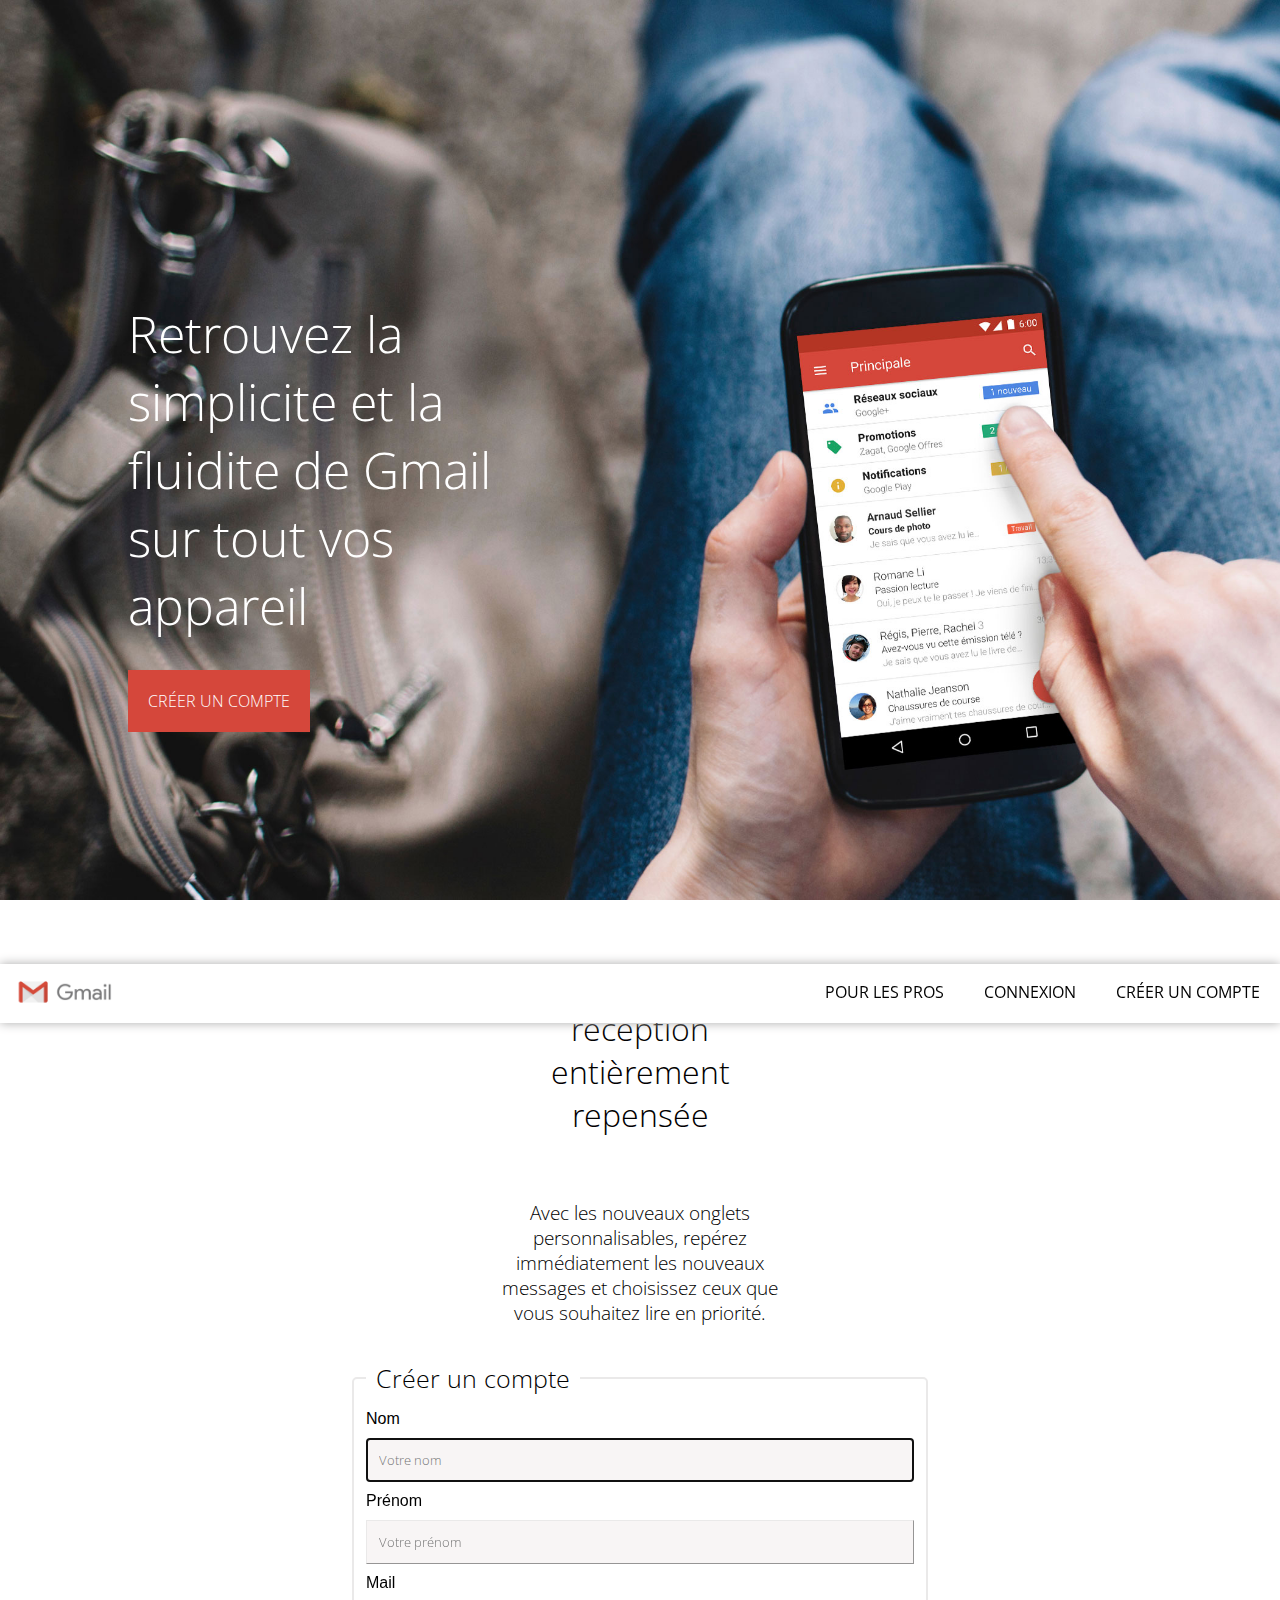
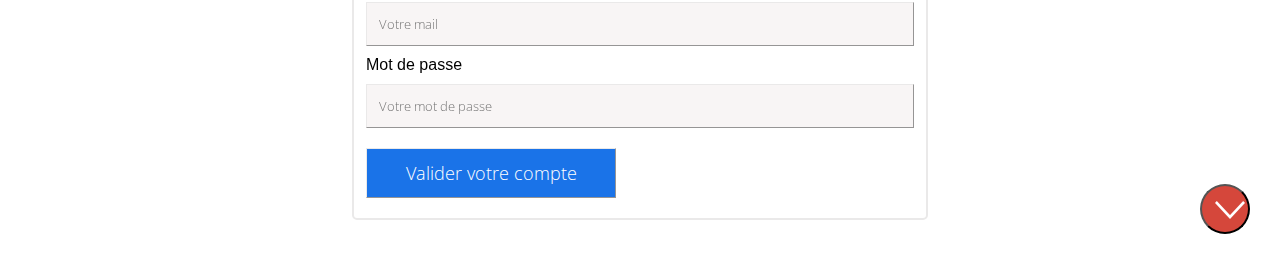
<file: index.html>
<!DOCTYPE html>
<html lang="FR">
<head>
    <meta charset="UTF-8">
    <meta http-equiv="X-UA-Compatible" content="IE=edge">
    <meta name="viewport" content="width=device-width, initial-scale=1.0">
    <link rel="icon" type= "image/ico" href="./asset/images.png">  
    <link rel="stylesheet" href="./css/style.css">
    <link rel="stylesheet" href="./css/reset.css">
    <link rel="stylesheet" href="https://fonts.googleapis.com/css2?family=Material+Symbols+Outlined:opsz,wght,FILL,GRAD@48,400,0,0" />
    <title>Gmail</title>
</head>

<body>
    <header>
        <a href="#"><img class="logo" src="./asset/gmail_logo.png" alt="logo"></a>
        <nav>
            <ul class="navigation">
                <li><a href="#help">POUR LES PROS</a></li>
                <li><a href="./connexion.html">CONNEXION</a></li>
                <li><a href="#account">CRÉER UN COMPTE</a></li>
            </ul>
        </nav>
    </header>

    <main>
        <section>
            <h2>Retrouvez la simplicite et la fluidite de Gmail sur tout vos appareil</h2>
            <a class="create" href="#account">CRÉER UN COMPTE</a>
        </section>

        <button>
          <a href="#"><img class="logo" src="./asset/arrow.png" alt="logo" loading="lazy"></a>
          </button>
        
        
        

<div class="formulaire">

    <h2>Une boîte de réception entièrement repensée</h2>

    <h3>Avec les nouveaux onglets personnalisables, repérez immédiatement les nouveaux messages et choisissez ceux que vous souhaitez lire en priorité.</h3>
        <fieldset id="account">
                <legend>Créer un compte</legend>
                   <form>
                
                    
                        <label for="nom">Nom</label> <br>
                        <input type="text" id="nom" name="nom" placeholder="Votre nom" aria-required="true" autofocus> <br>
                
                        <label for="prenom">Prénom</label> <br>
                        <input type="text" id="prenom" name="prenom" placeholder="Votre prénom" aria-required="true"> <br>
                
                        <label for="email">Mail</label> <br>
                        <input type="text" id="email" name="email" placeholder="Votre mail" aria-required="true"> <br>

                        <label for="password">Mot de passe</label> <br>
                        <input type="password" id="password" name="psw" placeholder="Votre mot de passe" aria-required="true"> <br>
                
                    <div class="bouton">
                    <input type="submit" id="submit" value="Valider votre compte" aria-label="Valider">
                    </div>
                
                   </form>
            </fieldset>
</div>    





  
    </main>

    <footer>

    </footer>





</body>
</html>
</file>
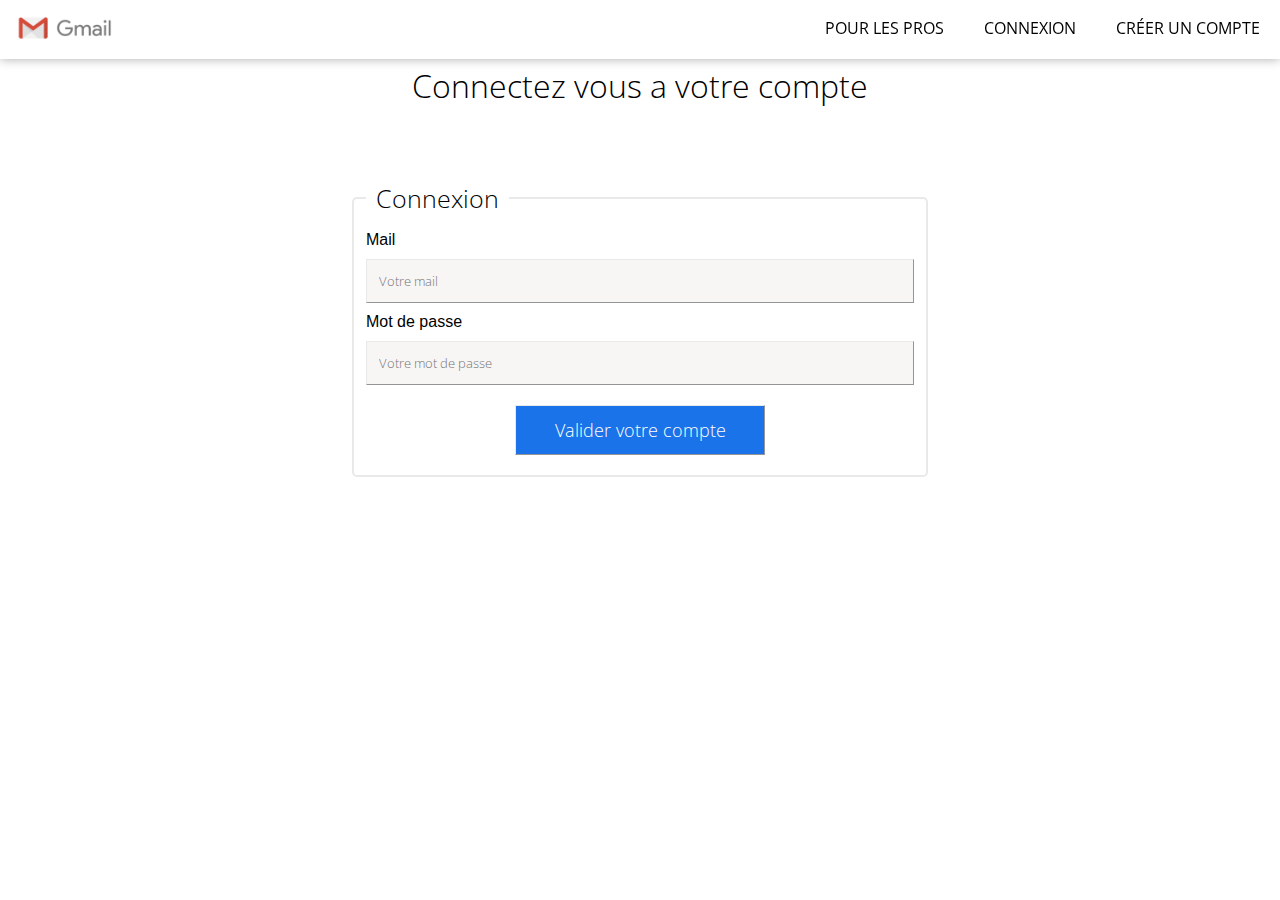
<file: connexion.html>
<!DOCTYPE html>
<html lang="FR">
<head>
    <meta charset="UTF-8">
    <meta http-equiv="X-UA-Compatible" content="IE=edge">
    <meta name="viewport" content="width=device-width, initial-scale=1.0">
    <link rel="stylesheet" href="./css/connexion.css">
    <link rel="stylesheet" href="./css/reset.css">
    <title>Gmail</title>
</head>

<body>
    <header>
        <a href="#"><img class="logo" src="./asset/gmail_logo.png" alt="logo"></a>
        <nav>
            <ul class="navigation">
                <li><a href="#help"> POUR LES PROS</a></li>
                <li><a href="./connexion.html"> CONNEXION</a></li>
                <li><a href="./index.html">CRÉER UN COMPTE</a></li>
            </ul>
        </nav>
    </header>

    <main>

<div class="formulaire">

    <h2>Connectez vous a votre compte</h2>

        <fieldset id="account">
                <legend>Connexion</legend>
                   <form>
                
                        <label for="email">Mail</label> <br>
                        <input type="text" id="email" name="email" placeholder="Votre mail" aria-required="true"> <br>
                        <label for="password">Mot de passe</label> <br>
                        <input type="password" id="password" name="psw" placeholder="Votre mot de passe" aria-required="true"> <br>
                
                    <div class="bouton">
                    <input type="submit" id="submit" value="Valider votre compte" aria-label="Valider">
                    </div>
                
                   </form>
            </fieldset>
</div>            
    </main>

    <footer>

    </footer>
</body>
</html>
</file>
<file: css/style.css>
@import url('https://fonts.googleapis.com/css2?family=Open+Sans:ital,wght@0,300;0,400;1,300&display=swap');
header{
    display: flex;
    width: 100%;
    background-color: white;
    justify-content: space-between;
    position: fixed;
    box-shadow:0 0 10px #abaaaa;
    }

.logo{
    max-width: 11rem;
    margin-left: 1rem;
}
.navigation{
    display: flex;
    flex-direction: row;

}

header nav ul{
    width:100%; 
}

ul li a{
    padding: 2rem;
    color: #020202;
    transition: all .2s ease-in-out;
    font-family: 'Open Sans', sans-serif;
}

li{
    margin-top: 1.7rem; 
}

nav ul li:hover a{
    background: #d5473b;
    color:white;
}
section{
    background-image:url("../asset/home-hero.jpg");
    width: 100vw;
    height: 100vh;
    background-size: cover;
}

.formulaire{
    width: 100vw;
    height: 100vh;
}

section h2 {
    color: white;
    margin: 0% 60% 0% 10%;
    padding-top: 30rem;
    padding-bottom: 5rem;
    font-size: 5rem;
    font-weight: lighter;
    font-family: 'Open Sans', sans-serif;
}
.create{
    margin: 1% 0% 0% 10%;
    padding: 2rem;
    border: 0;
    color: #ffffff;
    font-weight: lighter;
    font-family: 'Open Sans', sans-serif;
    background-color: #d5473b;
}



div h2 {
    font-family: "Open Sans", sans-serif;
    text-align: center;
    font-weight: 300;
    font-size: xx-large;
    margin: 5% 40% 5% 40%;
}

div h3{
    font-family: 'Open Sans', sans-serif;
    text-align: center;
    font-weight: 300;
    margin: 0% 38% 2% 38%;
}

fieldset{
    
    width: 45%;
    margin: 1rem auto;
    border-radius: 5px;
    border: 2px solid #eae9e9;
}
legend{
    font-size: 2.5rem;
    font-weight: lighter;
    padding: 1rem;
    font-family: 'Open Sans', sans-serif;
}
label{
    font-size: 1.6rem;
}

form input {
    display: inline-block;
    background-color: #f8f5f5;
    font-family: 'Open Sans', sans-serif;
    font-weight: lighter;
    color: #000000;
    padding: 12px;
    width: 100%;
    border: 1px outset #eae9e9;
    margin: 1rem auto;
}
fieldset form div input[type="submit"] {
    display: inline-block;
    background-color: #1a73e8;
    color: #ffffff;
    text-align: center;
    font-size: 18px;
    padding: 12px;
    width: 250px;
    max-width: 100%;
    max-height: 100%;
    transition: all 0.5s;
    cursor: pointer;
    font-family: 'Open Sans', sans-serif;
    font-weight: lighter;
    
}
fieldset form div input:hover, input:focus[type="submit"]{
    background: #1a73e8;
    
}

button{
    background-color: #d5473b;
    position: fixed;
    align-items: center;
    display: flex;
    justify-content: center;
    cursor: pointer;
    height: 50px;
    width: 50px;
    border-radius: 50%;
    right: 30px;
    bottom: 30px;


}

footer p{
text-align: center;
}
</file>
<file: css/connexion.css>
@import url('https://fonts.googleapis.com/css2?family=Open+Sans:ital,wght@0,300;0,400;1,300&display=swap');
header{
    display: flex;
    width: 100%;
    background-color: white;
    justify-content: space-between;
    position: fixed;
    top: 0;
    box-shadow:0 0 10px #abaaaa;
    }

.logo{
    max-width: 11rem;
    margin-left: 1rem;
}
.navigation{
    display: flex;
    flex-direction: row;

}

header nav ul{
    width:100%; 
}

ul li a{
    padding: 2rem;
    color: #000000;
    transition: all .2s ease-in-out;
    font-family: 'Open Sans', sans-serif;
}

li{
    margin-top: 1.7rem; 
}

nav ul li:hover a{
    background: #d5473b;
    color:white;
}

/* .formulaire{
    width: 100vw;
    height: 100vh;
} */

section h2 {
    color: white;
    margin: 0% 60% 0% 10%;
    padding-top: 30rem;
    padding-bottom: 5rem;
    font-size: 5rem;
    font-weight: lighter;
    font-family: 'Open Sans', sans-serif;
}
.create{
    margin: 1% 0% 0% 10%;
    padding: 2rem;
    border: 0;
    color: #ffffff;
    font-weight: lighter;
    font-family: 'Open Sans', sans-serif;
    background-color: #d5473b;
}


div h2 {
    font-family: "Open Sans", sans-serif;
    text-align: center;
    font-weight: 300;
    font-size: xx-large;
    margin: 5% 30% 5% 30%;
}

fieldset{
    
    width: 45%;
    margin: 1rem auto;
    border-radius: 5px;
    border: 2px solid #eae9e9;
}
legend{
    font-size: 2.5rem;
    font-weight: lighter;
    padding: 1rem;
    font-family: 'Open Sans', sans-serif;
}
label{
    font-size: 1.6rem;
}

form input {
    display: inline-block;
    background-color: #f8f5f5;
    font-family: 'Open Sans', sans-serif;
    font-weight: lighter;
    color: #000000;
    padding: 12px;
    width: 100%;
    border: 1px outset #eae9e9;
    margin: 1rem auto;
}
.bouton{
    text-align: center;
}
fieldset form div input[type="submit"] {
    display: inline-block;
    background-color: #1a73e8;
    color: #ffffff;
    text-align: center;
    font-size: 18px;
    padding: 12px;
    width: 250px;
    max-width: 100%;
    max-height: 100%;
    transition: all 0.5s;
    cursor: pointer;
    font-family: 'Open Sans', sans-serif;
    font-weight: lighter;
}
fieldset form div input:hover, input:focus[type="submit"]{
    background: #1a73e8;
    
    

}
</file>
